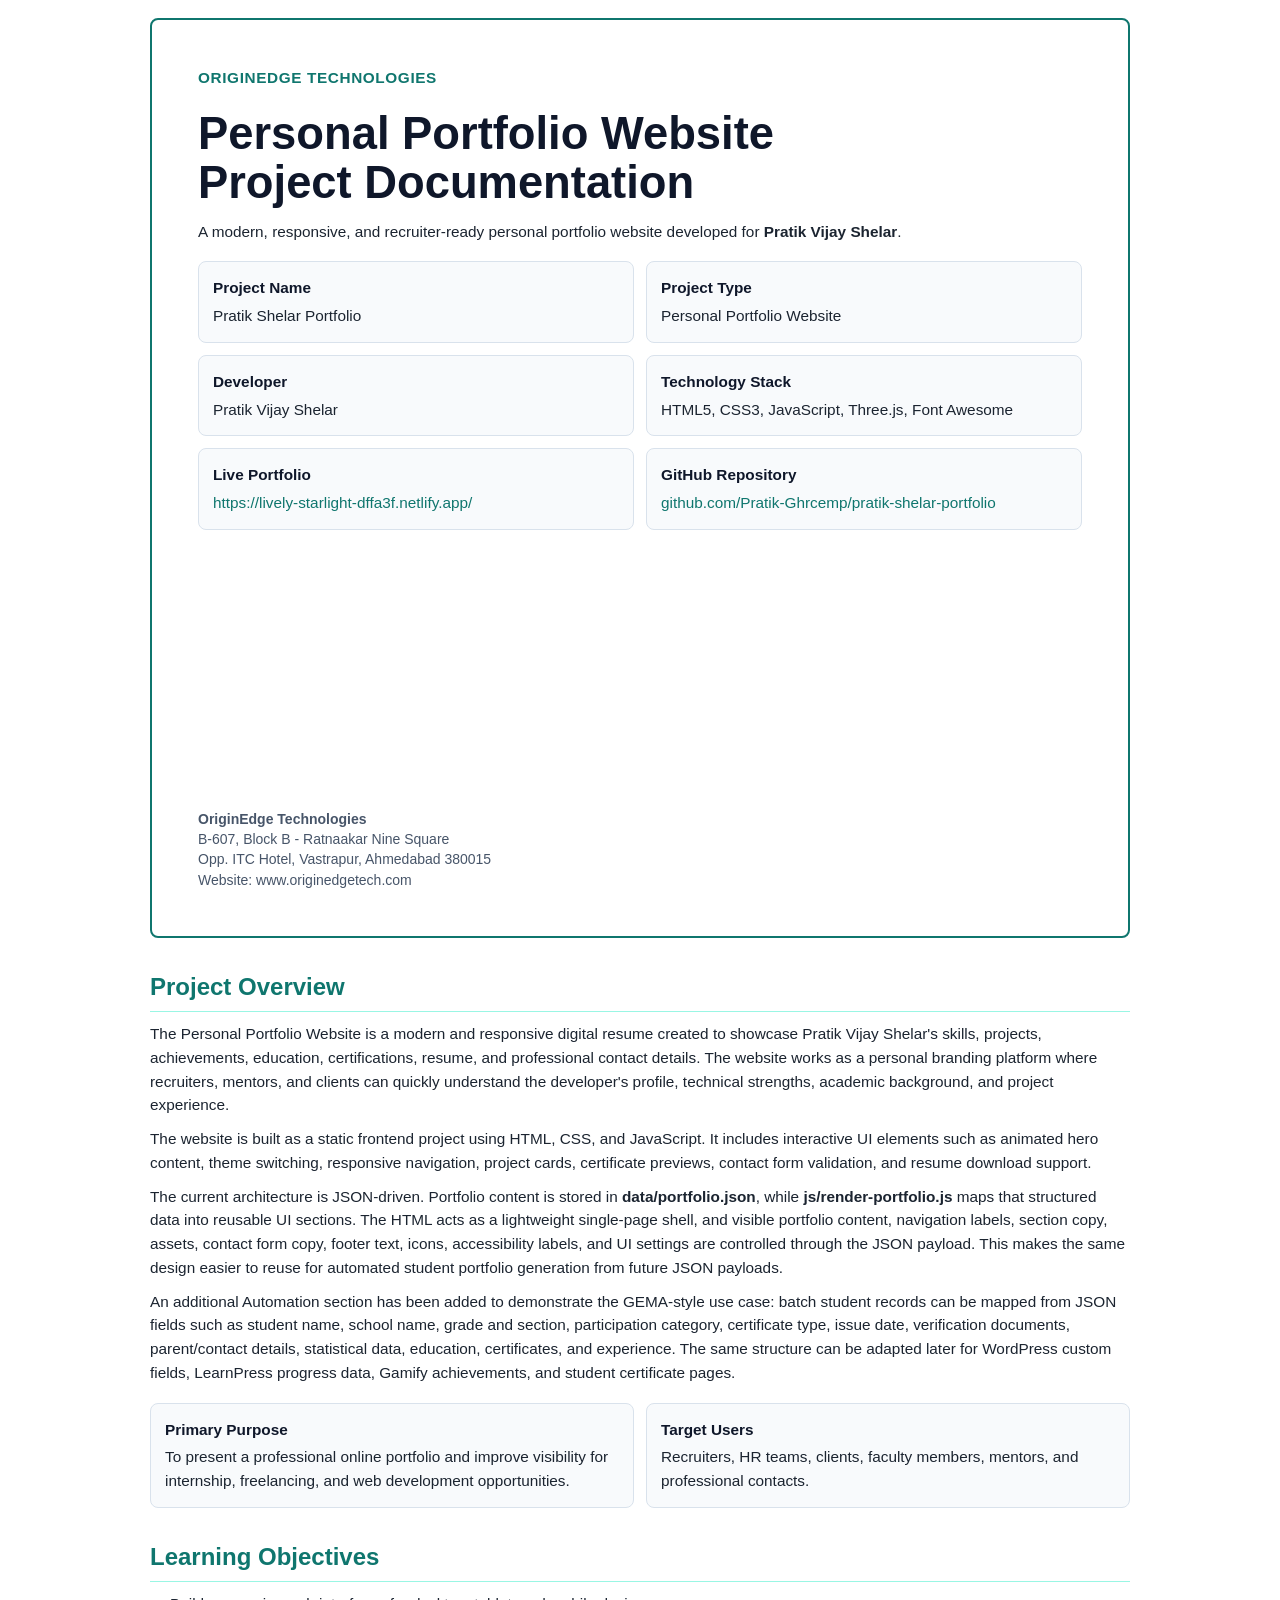
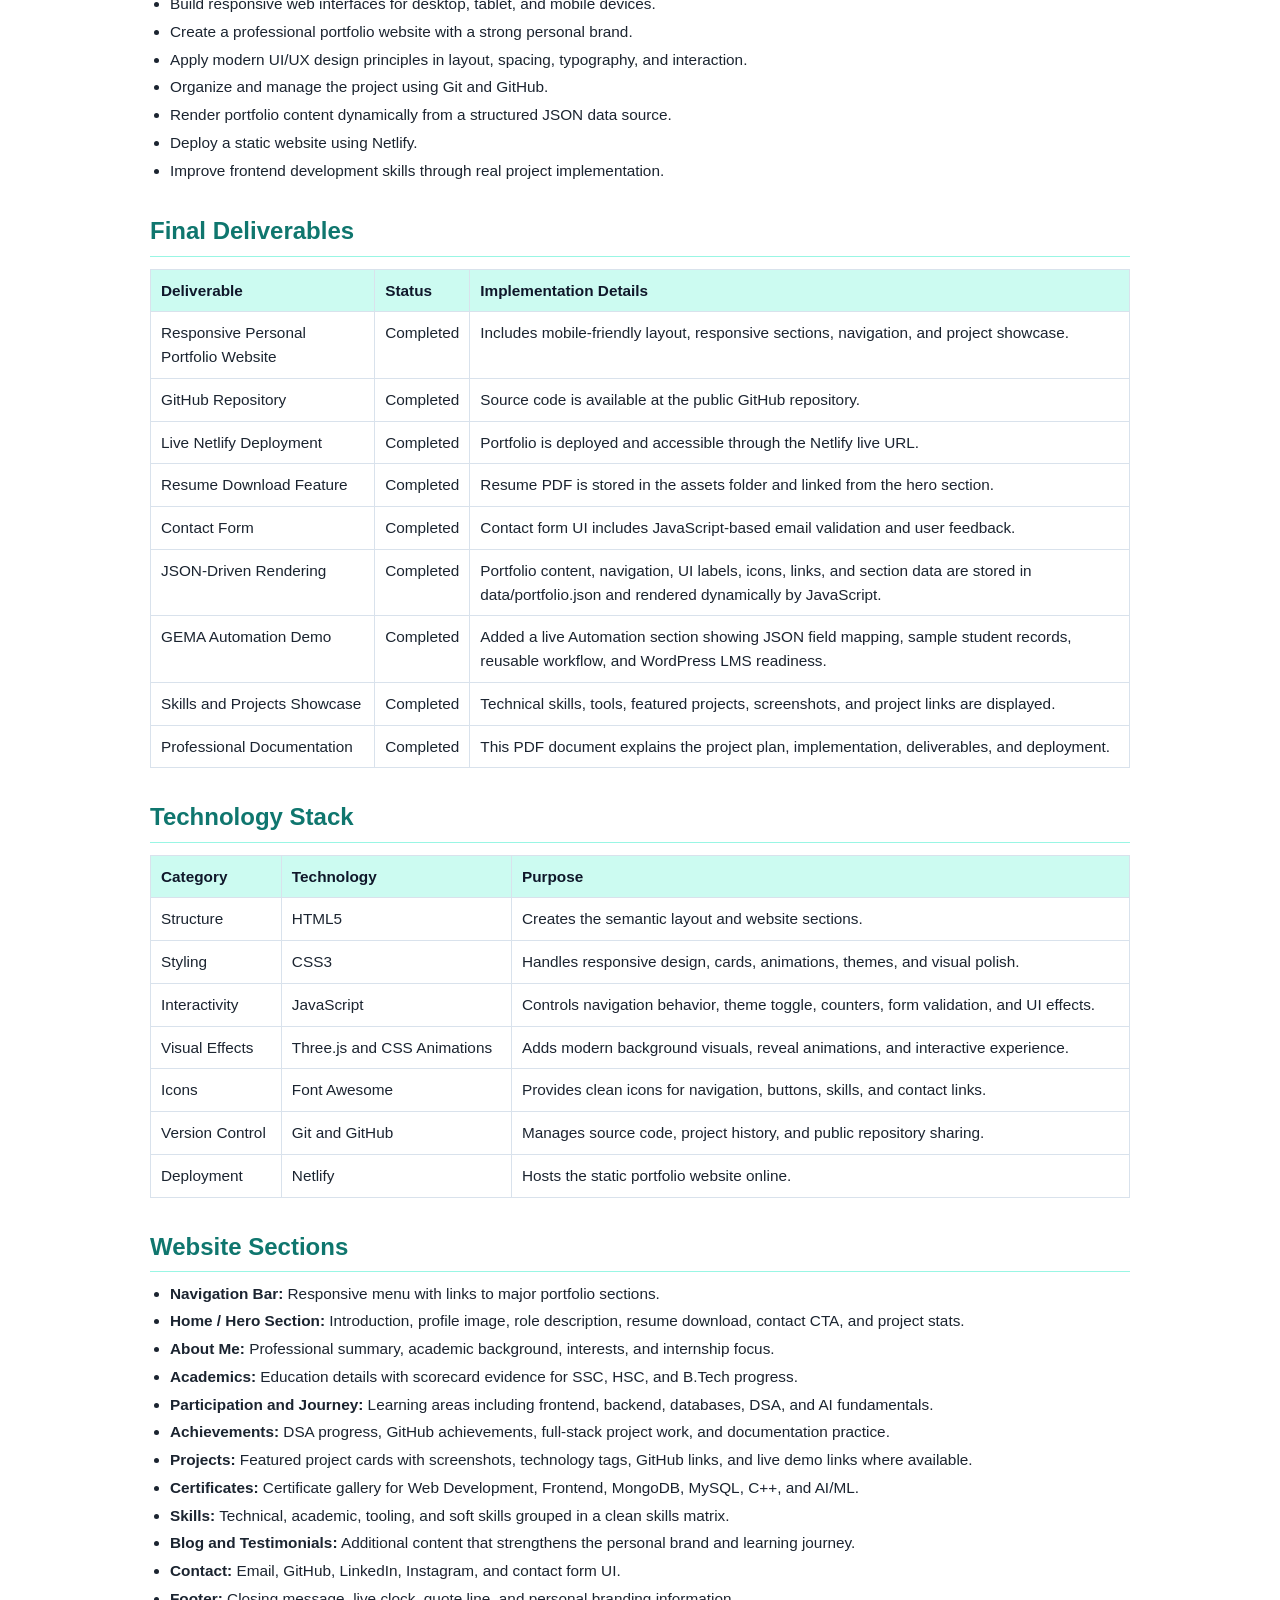
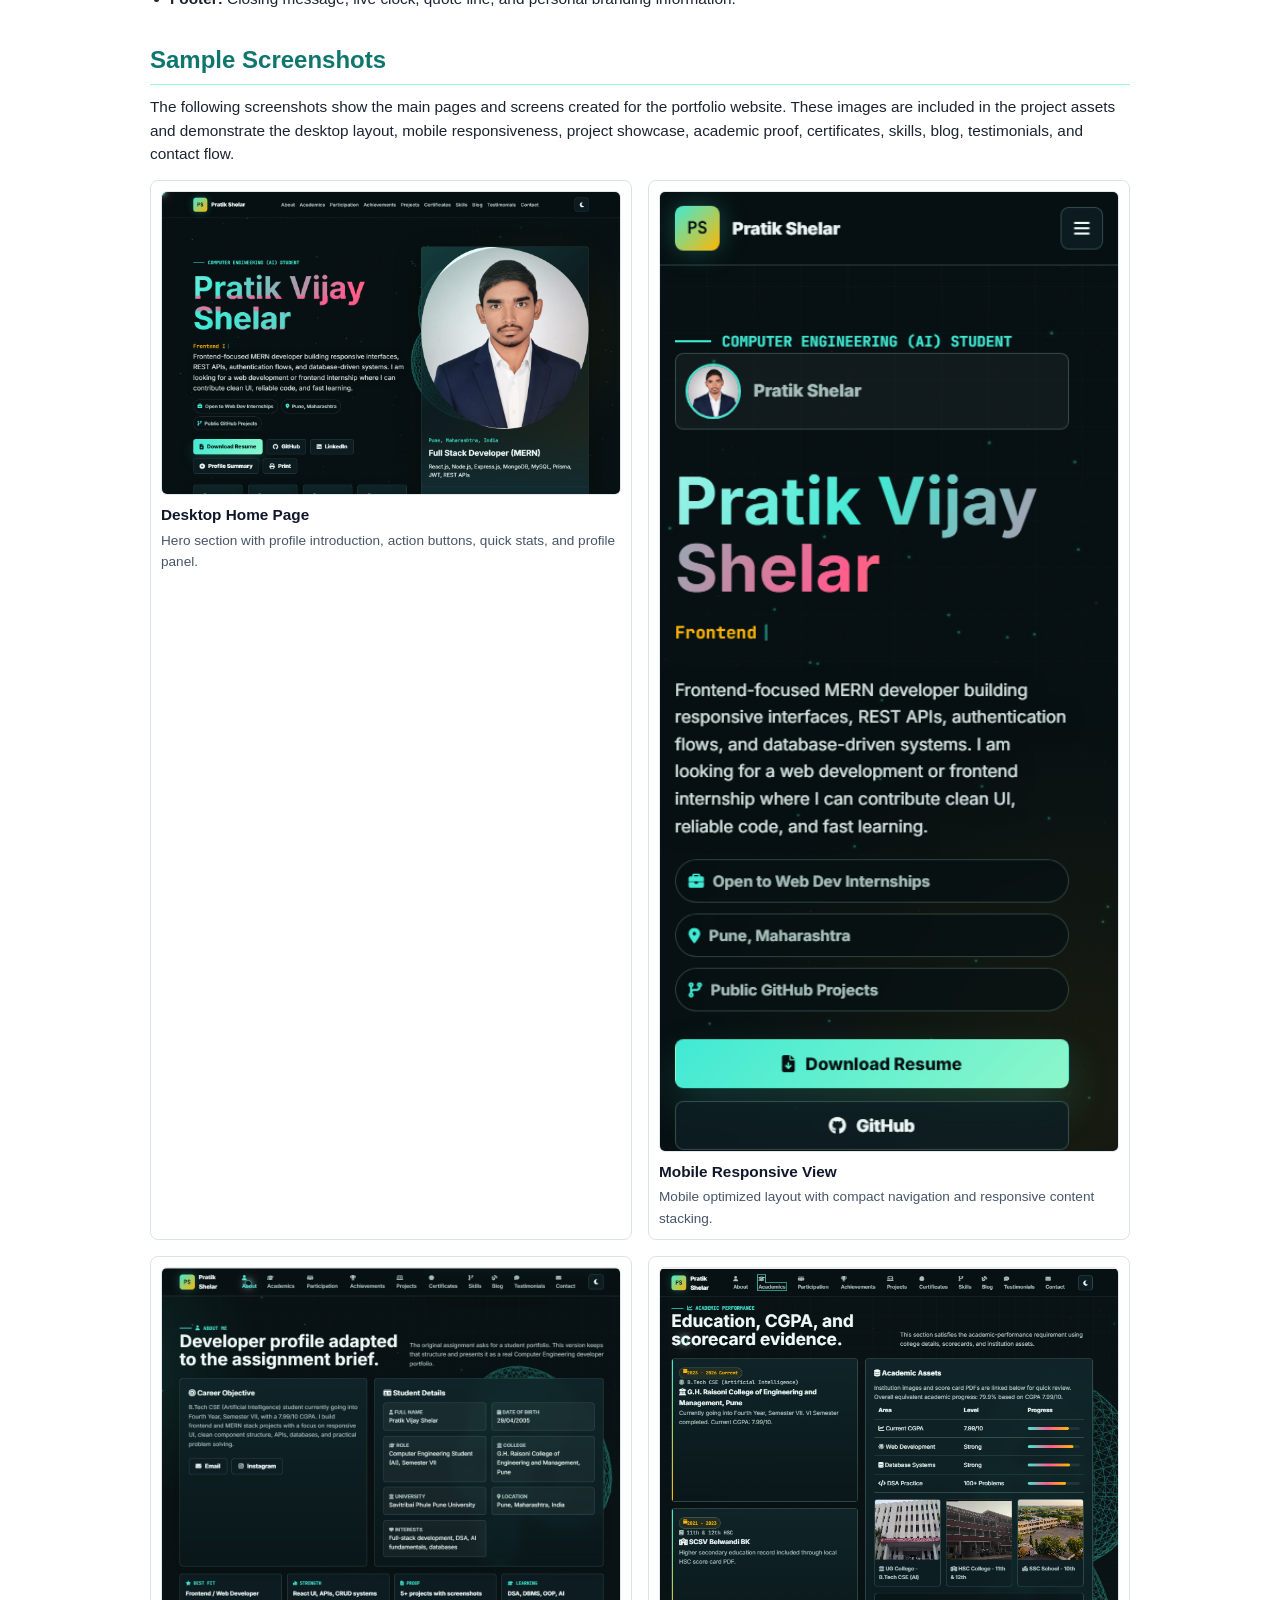
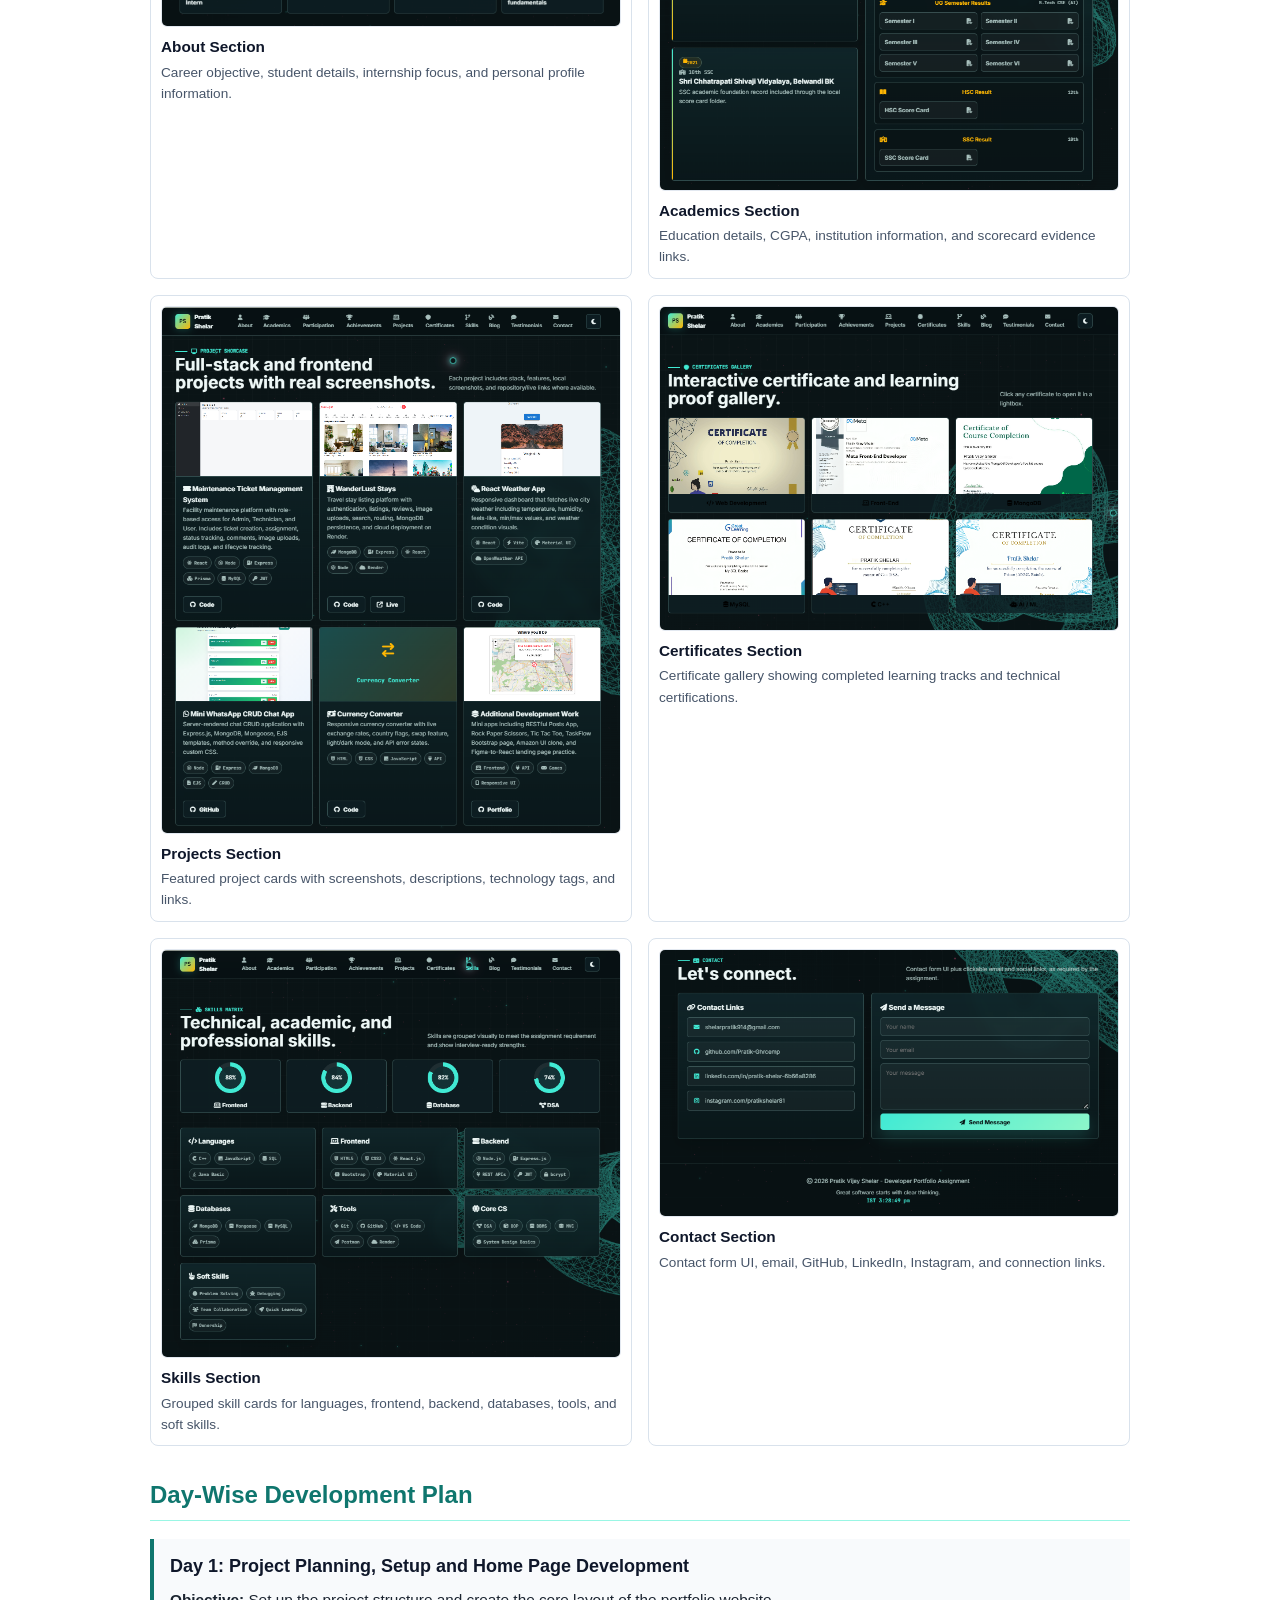
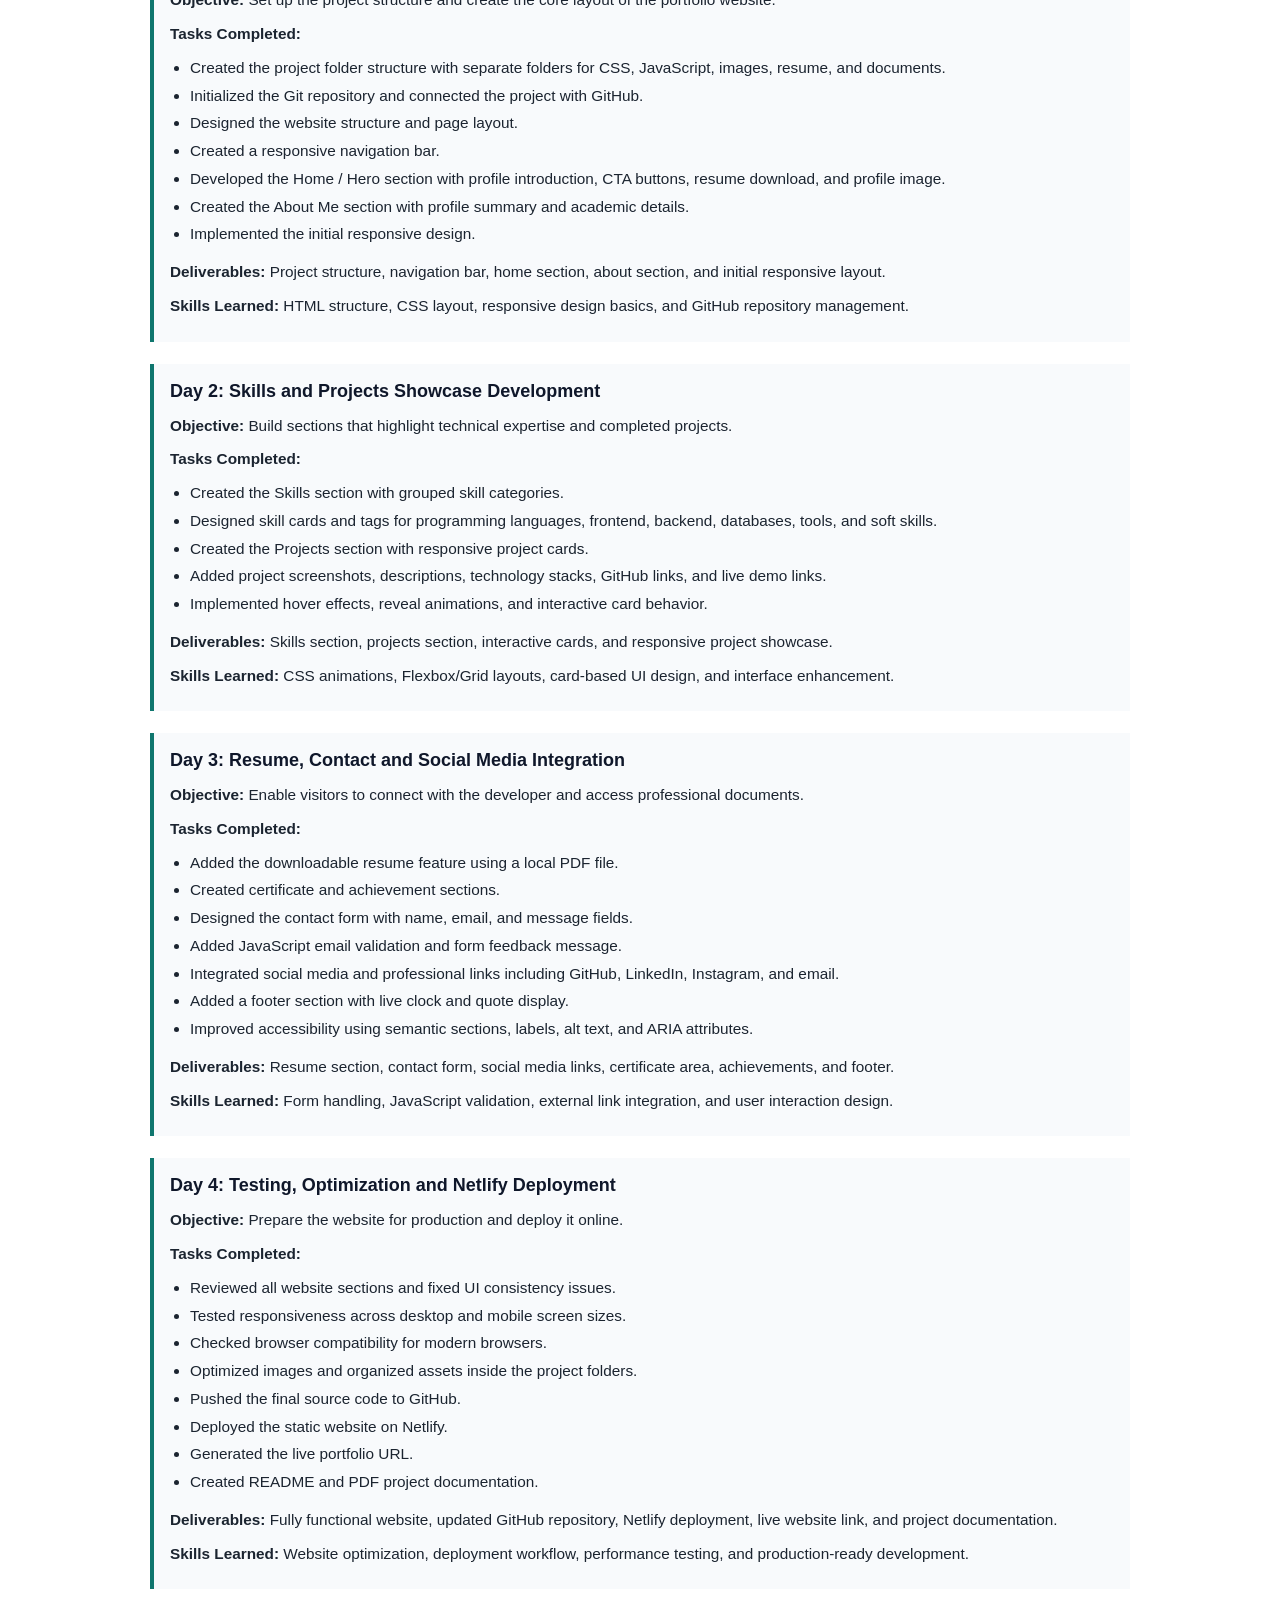
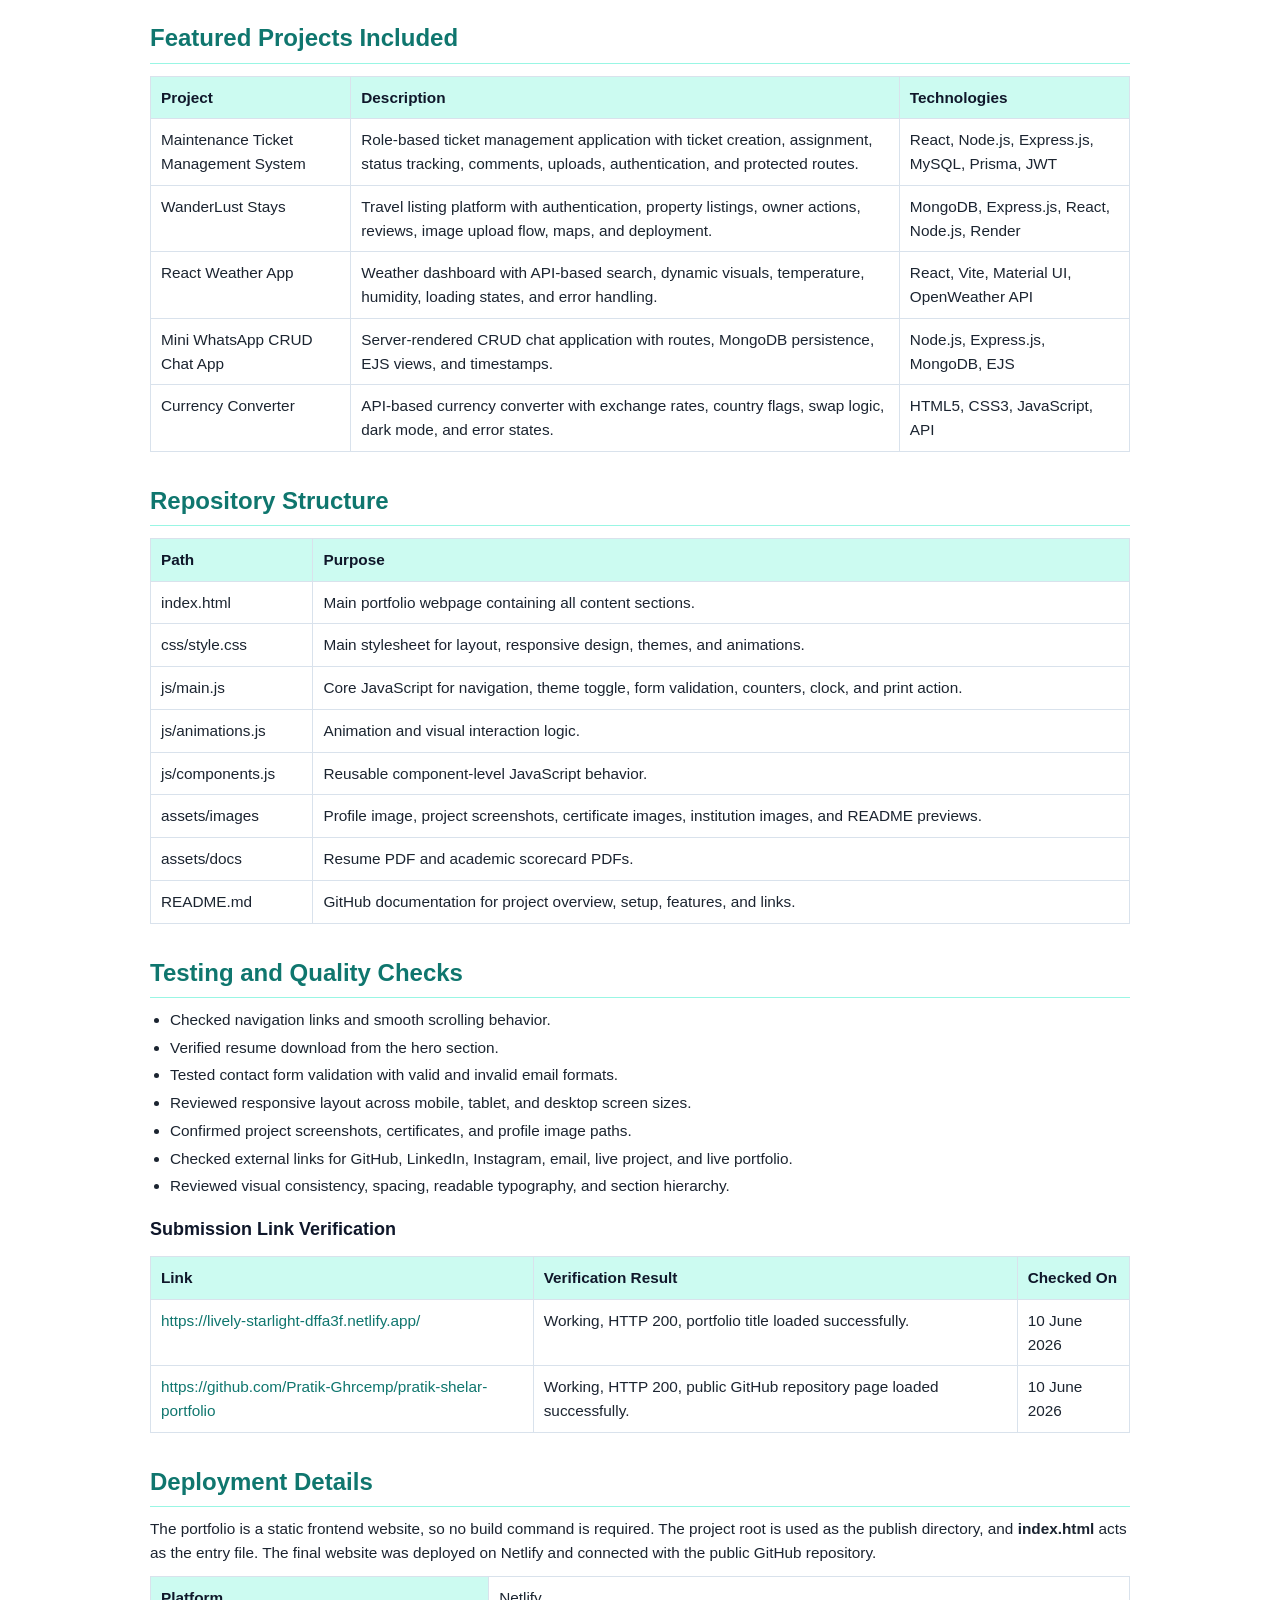
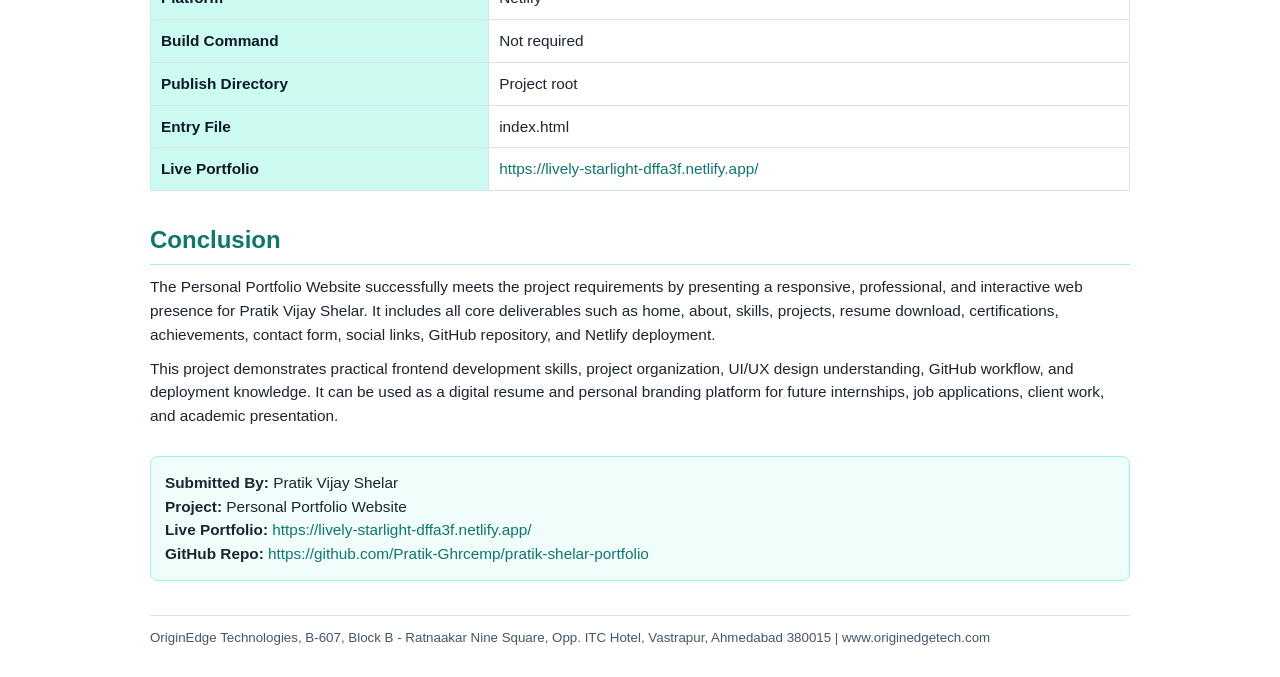
<file: docs/project-documentation.html>
<!DOCTYPE html>
<html lang="en">
<head>
  <meta charset="UTF-8">
  <meta name="viewport" content="width=device-width, initial-scale=1.0">
  <title>Pratik Shelar Portfolio - Project Documentation</title>
  <style>
    @page {
      size: A4;
      margin: 18mm 14mm;
    }

    * {
      box-sizing: border-box;
    }

    body {
      margin: 0;
      color: #1b2430;
      font-family: Arial, Helvetica, sans-serif;
      font-size: 11.5pt;
      line-height: 1.55;
      background: #ffffff;
    }

    .page {
      max-width: 980px;
      margin: 0 auto;
      padding: 18px 0;
    }

    .cover {
      min-height: 920px;
      display: flex;
      flex-direction: column;
      justify-content: space-between;
      border: 2px solid #0f766e;
      padding: 46px;
      border-radius: 8px;
      page-break-after: always;
    }

    .brand {
      color: #0f766e;
      font-weight: 700;
      letter-spacing: 0.04em;
      text-transform: uppercase;
    }

    h1 {
      margin: 20px 0 12px;
      color: #0f172a;
      font-size: 34pt;
      line-height: 1.08;
    }

    h2 {
      margin: 30px 0 10px;
      padding-bottom: 6px;
      color: #0f766e;
      font-size: 18pt;
      border-bottom: 1px solid #99f6e4;
      page-break-after: avoid;
    }

    h3 {
      margin: 18px 0 8px;
      color: #0f172a;
      font-size: 13.5pt;
      page-break-after: avoid;
    }

    p {
      margin: 0 0 10px;
    }

    a {
      color: #0f766e;
      text-decoration: none;
      word-break: break-word;
    }

    ul {
      margin: 8px 0 14px 20px;
      padding: 0;
    }

    li {
      margin: 4px 0;
    }

    .meta-grid,
    .summary-grid {
      display: grid;
      grid-template-columns: 1fr 1fr;
      gap: 12px;
      margin: 18px 0;
    }

    .box {
      border: 1px solid #d9e2ec;
      border-radius: 8px;
      padding: 14px;
      background: #f8fafc;
    }

    .box strong {
      display: block;
      margin-bottom: 4px;
      color: #0f172a;
    }

    table {
      width: 100%;
      margin: 12px 0 20px;
      border-collapse: collapse;
      page-break-inside: avoid;
    }

    th,
    td {
      padding: 9px 10px;
      text-align: left;
      vertical-align: top;
      border: 1px solid #d9e2ec;
    }

    th {
      color: #0f172a;
      background: #ccfbf1;
      font-weight: 700;
    }

    .day {
      margin: 18px 0 22px;
      padding: 14px 16px;
      border-left: 4px solid #0f766e;
      background: #f8fafc;
      page-break-inside: avoid;
    }

    .day h3 {
      margin-top: 0;
    }

    .footer-note {
      margin-top: 34px;
      padding-top: 12px;
      color: #475569;
      font-size: 10pt;
      border-top: 1px solid #d9e2ec;
    }

    .org {
      color: #475569;
      font-size: 10.5pt;
      line-height: 1.45;
    }

    .signature {
      margin-top: 28px;
      padding: 14px;
      background: #f0fdfa;
      border: 1px solid #99f6e4;
      border-radius: 8px;
    }

    .section {
      page-break-inside: auto;
    }

    .screenshot-grid {
      display: grid;
      grid-template-columns: 1fr 1fr;
      gap: 16px;
      margin: 14px 0 20px;
    }

    .screenshot-card {
      border: 1px solid #d9e2ec;
      border-radius: 8px;
      padding: 10px;
      background: #ffffff;
      page-break-inside: avoid;
    }

    .screenshot-card img {
      display: block;
      width: 100%;
      height: auto;
      border: 1px solid #e2e8f0;
      border-radius: 6px;
    }

    .screenshot-card strong {
      display: block;
      margin: 8px 0 3px;
      color: #0f172a;
    }

    .screenshot-card p {
      margin: 0;
      color: #475569;
      font-size: 10.2pt;
    }

    @media print {
      .page {
        padding: 0;
      }

      h2 {
        break-after: avoid;
      }
    }
  </style>
</head>
<body>
  <main class="page">
    <section class="cover">
      <div>
        <p class="brand">OriginEdge Technologies</p>
        <h1>Personal Portfolio Website<br>Project Documentation</h1>
        <p>
          A modern, responsive, and recruiter-ready personal portfolio website developed for
          <strong>Pratik Vijay Shelar</strong>.
        </p>

        <div class="meta-grid">
          <div class="box">
            <strong>Project Name</strong>
            Pratik Shelar Portfolio
          </div>
          <div class="box">
            <strong>Project Type</strong>
            Personal Portfolio Website
          </div>
          <div class="box">
            <strong>Developer</strong>
            Pratik Vijay Shelar
          </div>
          <div class="box">
            <strong>Technology Stack</strong>
            HTML5, CSS3, JavaScript, Three.js, Font Awesome
          </div>
          <div class="box">
            <strong>Live Portfolio</strong>
            <a href="https://lively-starlight-dffa3f.netlify.app/">https://lively-starlight-dffa3f.netlify.app/</a>
          </div>
          <div class="box">
            <strong>GitHub Repository</strong>
            <a href="https://github.com/Pratik-Ghrcemp/pratik-shelar-portfolio">github.com/Pratik-Ghrcemp/pratik-shelar-portfolio</a>
          </div>
        </div>
      </div>

      <div class="org">
        <strong>OriginEdge Technologies</strong><br>
        B-607, Block B - Ratnaakar Nine Square<br>
        Opp. ITC Hotel, Vastrapur, Ahmedabad 380015<br>
        Website: www.originedgetech.com
      </div>
    </section>

    <section class="section">
      <h2>Project Overview</h2>
      <p>
        The Personal Portfolio Website is a modern and responsive digital resume created to
        showcase Pratik Vijay Shelar's skills, projects, achievements, education, certifications,
        resume, and professional contact details. The website works as a personal branding platform
        where recruiters, mentors, and clients can quickly understand the developer's profile,
        technical strengths, academic background, and project experience.
      </p>
      <p>
        The website is built as a static frontend project using HTML, CSS, and JavaScript. It includes
        interactive UI elements such as animated hero content, theme switching, responsive navigation,
        project cards, certificate previews, contact form validation, and resume download support.
      </p>
      <p>
        The current architecture is JSON-driven. Portfolio content is stored in
        <strong>data/portfolio.json</strong>, while <strong>js/render-portfolio.js</strong> maps that
        structured data into reusable UI sections. The HTML acts as a lightweight single-page shell,
        and visible portfolio content, navigation labels, section copy, assets, contact form copy,
        footer text, icons, accessibility labels, and UI settings are controlled through the JSON
        payload. This makes the same design easier to reuse for automated student portfolio
        generation from future JSON payloads.
      </p>
      <p>
        An additional Automation section has been added to demonstrate the GEMA-style use case:
        batch student records can be mapped from JSON fields such as student name, school name,
        grade and section, participation category, certificate type, issue date, verification
        documents, parent/contact details, statistical data, education, certificates, and experience.
        The same structure can be adapted later for WordPress custom fields, LearnPress progress
        data, Gamify achievements, and student certificate pages.
      </p>

      <div class="summary-grid">
        <div class="box">
          <strong>Primary Purpose</strong>
          To present a professional online portfolio and improve visibility for internship,
          freelancing, and web development opportunities.
        </div>
        <div class="box">
          <strong>Target Users</strong>
          Recruiters, HR teams, clients, faculty members, mentors, and professional contacts.
        </div>
      </div>
    </section>

    <section class="section">
      <h2>Learning Objectives</h2>
      <ul>
        <li>Build responsive web interfaces for desktop, tablet, and mobile devices.</li>
        <li>Create a professional portfolio website with a strong personal brand.</li>
        <li>Apply modern UI/UX design principles in layout, spacing, typography, and interaction.</li>
        <li>Organize and manage the project using Git and GitHub.</li>
        <li>Render portfolio content dynamically from a structured JSON data source.</li>
        <li>Deploy a static website using Netlify.</li>
        <li>Improve frontend development skills through real project implementation.</li>
      </ul>
    </section>

    <section class="section">
      <h2>Final Deliverables</h2>
      <table>
        <thead>
          <tr>
            <th>Deliverable</th>
            <th>Status</th>
            <th>Implementation Details</th>
          </tr>
        </thead>
        <tbody>
          <tr>
            <td>Responsive Personal Portfolio Website</td>
            <td>Completed</td>
            <td>Includes mobile-friendly layout, responsive sections, navigation, and project showcase.</td>
          </tr>
          <tr>
            <td>GitHub Repository</td>
            <td>Completed</td>
            <td>Source code is available at the public GitHub repository.</td>
          </tr>
          <tr>
            <td>Live Netlify Deployment</td>
            <td>Completed</td>
            <td>Portfolio is deployed and accessible through the Netlify live URL.</td>
          </tr>
          <tr>
            <td>Resume Download Feature</td>
            <td>Completed</td>
            <td>Resume PDF is stored in the assets folder and linked from the hero section.</td>
          </tr>
          <tr>
            <td>Contact Form</td>
            <td>Completed</td>
            <td>Contact form UI includes JavaScript-based email validation and user feedback.</td>
          </tr>
          <tr>
            <td>JSON-Driven Rendering</td>
            <td>Completed</td>
            <td>Portfolio content, navigation, UI labels, icons, links, and section data are stored in data/portfolio.json and rendered dynamically by JavaScript.</td>
          </tr>
          <tr>
            <td>GEMA Automation Demo</td>
            <td>Completed</td>
            <td>Added a live Automation section showing JSON field mapping, sample student records, reusable workflow, and WordPress LMS readiness.</td>
          </tr>
          <tr>
            <td>Skills and Projects Showcase</td>
            <td>Completed</td>
            <td>Technical skills, tools, featured projects, screenshots, and project links are displayed.</td>
          </tr>
          <tr>
            <td>Professional Documentation</td>
            <td>Completed</td>
            <td>This PDF document explains the project plan, implementation, deliverables, and deployment.</td>
          </tr>
        </tbody>
      </table>
    </section>

    <section class="section">
      <h2>Technology Stack</h2>
      <table>
        <thead>
          <tr>
            <th>Category</th>
            <th>Technology</th>
            <th>Purpose</th>
          </tr>
        </thead>
        <tbody>
          <tr>
            <td>Structure</td>
            <td>HTML5</td>
            <td>Creates the semantic layout and website sections.</td>
          </tr>
          <tr>
            <td>Styling</td>
            <td>CSS3</td>
            <td>Handles responsive design, cards, animations, themes, and visual polish.</td>
          </tr>
          <tr>
            <td>Interactivity</td>
            <td>JavaScript</td>
            <td>Controls navigation behavior, theme toggle, counters, form validation, and UI effects.</td>
          </tr>
          <tr>
            <td>Visual Effects</td>
            <td>Three.js and CSS Animations</td>
            <td>Adds modern background visuals, reveal animations, and interactive experience.</td>
          </tr>
          <tr>
            <td>Icons</td>
            <td>Font Awesome</td>
            <td>Provides clean icons for navigation, buttons, skills, and contact links.</td>
          </tr>
          <tr>
            <td>Version Control</td>
            <td>Git and GitHub</td>
            <td>Manages source code, project history, and public repository sharing.</td>
          </tr>
          <tr>
            <td>Deployment</td>
            <td>Netlify</td>
            <td>Hosts the static portfolio website online.</td>
          </tr>
        </tbody>
      </table>
    </section>

    <section class="section">
      <h2>Website Sections</h2>
      <ul>
        <li><strong>Navigation Bar:</strong> Responsive menu with links to major portfolio sections.</li>
        <li><strong>Home / Hero Section:</strong> Introduction, profile image, role description, resume download, contact CTA, and project stats.</li>
        <li><strong>About Me:</strong> Professional summary, academic background, interests, and internship focus.</li>
        <li><strong>Academics:</strong> Education details with scorecard evidence for SSC, HSC, and B.Tech progress.</li>
        <li><strong>Participation and Journey:</strong> Learning areas including frontend, backend, databases, DSA, and AI fundamentals.</li>
        <li><strong>Achievements:</strong> DSA progress, GitHub achievements, full-stack project work, and documentation practice.</li>
        <li><strong>Projects:</strong> Featured project cards with screenshots, technology tags, GitHub links, and live demo links where available.</li>
        <li><strong>Certificates:</strong> Certificate gallery for Web Development, Frontend, MongoDB, MySQL, C++, and AI/ML.</li>
        <li><strong>Skills:</strong> Technical, academic, tooling, and soft skills grouped in a clean skills matrix.</li>
        <li><strong>Blog and Testimonials:</strong> Additional content that strengthens the personal brand and learning journey.</li>
        <li><strong>Contact:</strong> Email, GitHub, LinkedIn, Instagram, and contact form UI.</li>
        <li><strong>Footer:</strong> Closing message, live clock, quote line, and personal branding information.</li>
      </ul>
    </section>

    <section class="section">
      <h2>Sample Screenshots</h2>
      <p>
        The following screenshots show the main pages and screens created for the portfolio website.
        These images are included in the project assets and demonstrate the desktop layout, mobile
        responsiveness, project showcase, academic proof, certificates, skills, blog, testimonials,
        and contact flow.
      </p>

      <div class="screenshot-grid">
        <div class="screenshot-card">
          <img src="../assets/images/readme/desktop-preview.png" alt="Desktop homepage preview">
          <strong>Desktop Home Page</strong>
          <p>Hero section with profile introduction, action buttons, quick stats, and profile panel.</p>
        </div>
        <div class="screenshot-card">
          <img src="../assets/images/readme/mobile-preview.png" alt="Mobile portfolio preview">
          <strong>Mobile Responsive View</strong>
          <p>Mobile optimized layout with compact navigation and responsive content stacking.</p>
        </div>
        <div class="screenshot-card">
          <img src="../assets/images/readme/about-section.png" alt="About section screenshot">
          <strong>About Section</strong>
          <p>Career objective, student details, internship focus, and personal profile information.</p>
        </div>
        <div class="screenshot-card">
          <img src="../assets/images/readme/academics-section.png" alt="Academics section screenshot">
          <strong>Academics Section</strong>
          <p>Education details, CGPA, institution information, and scorecard evidence links.</p>
        </div>
        <div class="screenshot-card">
          <img src="../assets/images/readme/projects-section.png" alt="Projects section screenshot">
          <strong>Projects Section</strong>
          <p>Featured project cards with screenshots, descriptions, technology tags, and links.</p>
        </div>
        <div class="screenshot-card">
          <img src="../assets/images/readme/certificates-section.png" alt="Certificates section screenshot">
          <strong>Certificates Section</strong>
          <p>Certificate gallery showing completed learning tracks and technical certifications.</p>
        </div>
        <div class="screenshot-card">
          <img src="../assets/images/readme/skills-section.png" alt="Skills section screenshot">
          <strong>Skills Section</strong>
          <p>Grouped skill cards for languages, frontend, backend, databases, tools, and soft skills.</p>
        </div>
        <div class="screenshot-card">
          <img src="../assets/images/readme/contact-section.png" alt="Contact section screenshot">
          <strong>Contact Section</strong>
          <p>Contact form UI, email, GitHub, LinkedIn, Instagram, and connection links.</p>
        </div>
      </div>
    </section>

    <section class="section">
      <h2>Day-Wise Development Plan</h2>

      <div class="day">
        <h3>Day 1: Project Planning, Setup and Home Page Development</h3>
        <p><strong>Objective:</strong> Set up the project structure and create the core layout of the portfolio website.</p>
        <p><strong>Tasks Completed:</strong></p>
        <ul>
          <li>Created the project folder structure with separate folders for CSS, JavaScript, images, resume, and documents.</li>
          <li>Initialized the Git repository and connected the project with GitHub.</li>
          <li>Designed the website structure and page layout.</li>
          <li>Created a responsive navigation bar.</li>
          <li>Developed the Home / Hero section with profile introduction, CTA buttons, resume download, and profile image.</li>
          <li>Created the About Me section with profile summary and academic details.</li>
          <li>Implemented the initial responsive design.</li>
        </ul>
        <p><strong>Deliverables:</strong> Project structure, navigation bar, home section, about section, and initial responsive layout.</p>
        <p><strong>Skills Learned:</strong> HTML structure, CSS layout, responsive design basics, and GitHub repository management.</p>
      </div>

      <div class="day">
        <h3>Day 2: Skills and Projects Showcase Development</h3>
        <p><strong>Objective:</strong> Build sections that highlight technical expertise and completed projects.</p>
        <p><strong>Tasks Completed:</strong></p>
        <ul>
          <li>Created the Skills section with grouped skill categories.</li>
          <li>Designed skill cards and tags for programming languages, frontend, backend, databases, tools, and soft skills.</li>
          <li>Created the Projects section with responsive project cards.</li>
          <li>Added project screenshots, descriptions, technology stacks, GitHub links, and live demo links.</li>
          <li>Implemented hover effects, reveal animations, and interactive card behavior.</li>
        </ul>
        <p><strong>Deliverables:</strong> Skills section, projects section, interactive cards, and responsive project showcase.</p>
        <p><strong>Skills Learned:</strong> CSS animations, Flexbox/Grid layouts, card-based UI design, and interface enhancement.</p>
      </div>

      <div class="day">
        <h3>Day 3: Resume, Contact and Social Media Integration</h3>
        <p><strong>Objective:</strong> Enable visitors to connect with the developer and access professional documents.</p>
        <p><strong>Tasks Completed:</strong></p>
        <ul>
          <li>Added the downloadable resume feature using a local PDF file.</li>
          <li>Created certificate and achievement sections.</li>
          <li>Designed the contact form with name, email, and message fields.</li>
          <li>Added JavaScript email validation and form feedback message.</li>
          <li>Integrated social media and professional links including GitHub, LinkedIn, Instagram, and email.</li>
          <li>Added a footer section with live clock and quote display.</li>
          <li>Improved accessibility using semantic sections, labels, alt text, and ARIA attributes.</li>
        </ul>
        <p><strong>Deliverables:</strong> Resume section, contact form, social media links, certificate area, achievements, and footer.</p>
        <p><strong>Skills Learned:</strong> Form handling, JavaScript validation, external link integration, and user interaction design.</p>
      </div>

      <div class="day">
        <h3>Day 4: Testing, Optimization and Netlify Deployment</h3>
        <p><strong>Objective:</strong> Prepare the website for production and deploy it online.</p>
        <p><strong>Tasks Completed:</strong></p>
        <ul>
          <li>Reviewed all website sections and fixed UI consistency issues.</li>
          <li>Tested responsiveness across desktop and mobile screen sizes.</li>
          <li>Checked browser compatibility for modern browsers.</li>
          <li>Optimized images and organized assets inside the project folders.</li>
          <li>Pushed the final source code to GitHub.</li>
          <li>Deployed the static website on Netlify.</li>
          <li>Generated the live portfolio URL.</li>
          <li>Created README and PDF project documentation.</li>
        </ul>
        <p><strong>Deliverables:</strong> Fully functional website, updated GitHub repository, Netlify deployment, live website link, and project documentation.</p>
        <p><strong>Skills Learned:</strong> Website optimization, deployment workflow, performance testing, and production-ready development.</p>
      </div>
    </section>

    <section class="section">
      <h2>Featured Projects Included</h2>
      <table>
        <thead>
          <tr>
            <th>Project</th>
            <th>Description</th>
            <th>Technologies</th>
          </tr>
        </thead>
        <tbody>
          <tr>
            <td>Maintenance Ticket Management System</td>
            <td>Role-based ticket management application with ticket creation, assignment, status tracking, comments, uploads, authentication, and protected routes.</td>
            <td>React, Node.js, Express.js, MySQL, Prisma, JWT</td>
          </tr>
          <tr>
            <td>WanderLust Stays</td>
            <td>Travel listing platform with authentication, property listings, owner actions, reviews, image upload flow, maps, and deployment.</td>
            <td>MongoDB, Express.js, React, Node.js, Render</td>
          </tr>
          <tr>
            <td>React Weather App</td>
            <td>Weather dashboard with API-based search, dynamic visuals, temperature, humidity, loading states, and error handling.</td>
            <td>React, Vite, Material UI, OpenWeather API</td>
          </tr>
          <tr>
            <td>Mini WhatsApp CRUD Chat App</td>
            <td>Server-rendered CRUD chat application with routes, MongoDB persistence, EJS views, and timestamps.</td>
            <td>Node.js, Express.js, MongoDB, EJS</td>
          </tr>
          <tr>
            <td>Currency Converter</td>
            <td>API-based currency converter with exchange rates, country flags, swap logic, dark mode, and error states.</td>
            <td>HTML5, CSS3, JavaScript, API</td>
          </tr>
        </tbody>
      </table>
    </section>

    <section class="section">
      <h2>Repository Structure</h2>
      <table>
        <thead>
          <tr>
            <th>Path</th>
            <th>Purpose</th>
          </tr>
        </thead>
        <tbody>
          <tr>
            <td>index.html</td>
            <td>Main portfolio webpage containing all content sections.</td>
          </tr>
          <tr>
            <td>css/style.css</td>
            <td>Main stylesheet for layout, responsive design, themes, and animations.</td>
          </tr>
          <tr>
            <td>js/main.js</td>
            <td>Core JavaScript for navigation, theme toggle, form validation, counters, clock, and print action.</td>
          </tr>
          <tr>
            <td>js/animations.js</td>
            <td>Animation and visual interaction logic.</td>
          </tr>
          <tr>
            <td>js/components.js</td>
            <td>Reusable component-level JavaScript behavior.</td>
          </tr>
          <tr>
            <td>assets/images</td>
            <td>Profile image, project screenshots, certificate images, institution images, and README previews.</td>
          </tr>
          <tr>
            <td>assets/docs</td>
            <td>Resume PDF and academic scorecard PDFs.</td>
          </tr>
          <tr>
            <td>README.md</td>
            <td>GitHub documentation for project overview, setup, features, and links.</td>
          </tr>
        </tbody>
      </table>
    </section>

    <section class="section">
      <h2>Testing and Quality Checks</h2>
      <ul>
        <li>Checked navigation links and smooth scrolling behavior.</li>
        <li>Verified resume download from the hero section.</li>
        <li>Tested contact form validation with valid and invalid email formats.</li>
        <li>Reviewed responsive layout across mobile, tablet, and desktop screen sizes.</li>
        <li>Confirmed project screenshots, certificates, and profile image paths.</li>
        <li>Checked external links for GitHub, LinkedIn, Instagram, email, live project, and live portfolio.</li>
        <li>Reviewed visual consistency, spacing, readable typography, and section hierarchy.</li>
      </ul>

      <h3>Submission Link Verification</h3>
      <table>
        <thead>
          <tr>
            <th>Link</th>
            <th>Verification Result</th>
            <th>Checked On</th>
          </tr>
        </thead>
        <tbody>
          <tr>
            <td><a href="https://lively-starlight-dffa3f.netlify.app/">https://lively-starlight-dffa3f.netlify.app/</a></td>
            <td>Working, HTTP 200, portfolio title loaded successfully.</td>
            <td>10 June 2026</td>
          </tr>
          <tr>
            <td><a href="https://github.com/Pratik-Ghrcemp/pratik-shelar-portfolio">https://github.com/Pratik-Ghrcemp/pratik-shelar-portfolio</a></td>
            <td>Working, HTTP 200, public GitHub repository page loaded successfully.</td>
            <td>10 June 2026</td>
          </tr>
        </tbody>
      </table>
    </section>

    <section class="section">
      <h2>Deployment Details</h2>
      <p>
        The portfolio is a static frontend website, so no build command is required. The project root
        is used as the publish directory, and <strong>index.html</strong> acts as the entry file. The
        final website was deployed on Netlify and connected with the public GitHub repository.
      </p>
      <table>
        <tbody>
          <tr>
            <th>Platform</th>
            <td>Netlify</td>
          </tr>
          <tr>
            <th>Build Command</th>
            <td>Not required</td>
          </tr>
          <tr>
            <th>Publish Directory</th>
            <td>Project root</td>
          </tr>
          <tr>
            <th>Entry File</th>
            <td>index.html</td>
          </tr>
          <tr>
            <th>Live Portfolio</th>
            <td><a href="https://lively-starlight-dffa3f.netlify.app/">https://lively-starlight-dffa3f.netlify.app/</a></td>
          </tr>
        </tbody>
      </table>
    </section>

    <section class="section">
      <h2>Conclusion</h2>
      <p>
        The Personal Portfolio Website successfully meets the project requirements by presenting a
        responsive, professional, and interactive web presence for Pratik Vijay Shelar. It includes
        all core deliverables such as home, about, skills, projects, resume download, certifications,
        achievements, contact form, social links, GitHub repository, and Netlify deployment.
      </p>
      <p>
        This project demonstrates practical frontend development skills, project organization, UI/UX
        design understanding, GitHub workflow, and deployment knowledge. It can be used as a digital
        resume and personal branding platform for future internships, job applications, client work,
        and academic presentation.
      </p>

      <div class="signature">
        <strong>Submitted By:</strong> Pratik Vijay Shelar<br>
        <strong>Project:</strong> Personal Portfolio Website<br>
        <strong>Live Portfolio:</strong> <a href="https://lively-starlight-dffa3f.netlify.app/">https://lively-starlight-dffa3f.netlify.app/</a><br>
        <strong>GitHub Repo:</strong> <a href="https://github.com/Pratik-Ghrcemp/pratik-shelar-portfolio">https://github.com/Pratik-Ghrcemp/pratik-shelar-portfolio</a>
      </div>

      <p class="footer-note">
        OriginEdge Technologies, B-607, Block B - Ratnaakar Nine Square, Opp. ITC Hotel,
        Vastrapur, Ahmedabad 380015 | www.originedgetech.com
      </p>
    </section>
  </main>
</body>
</html>
</file>
